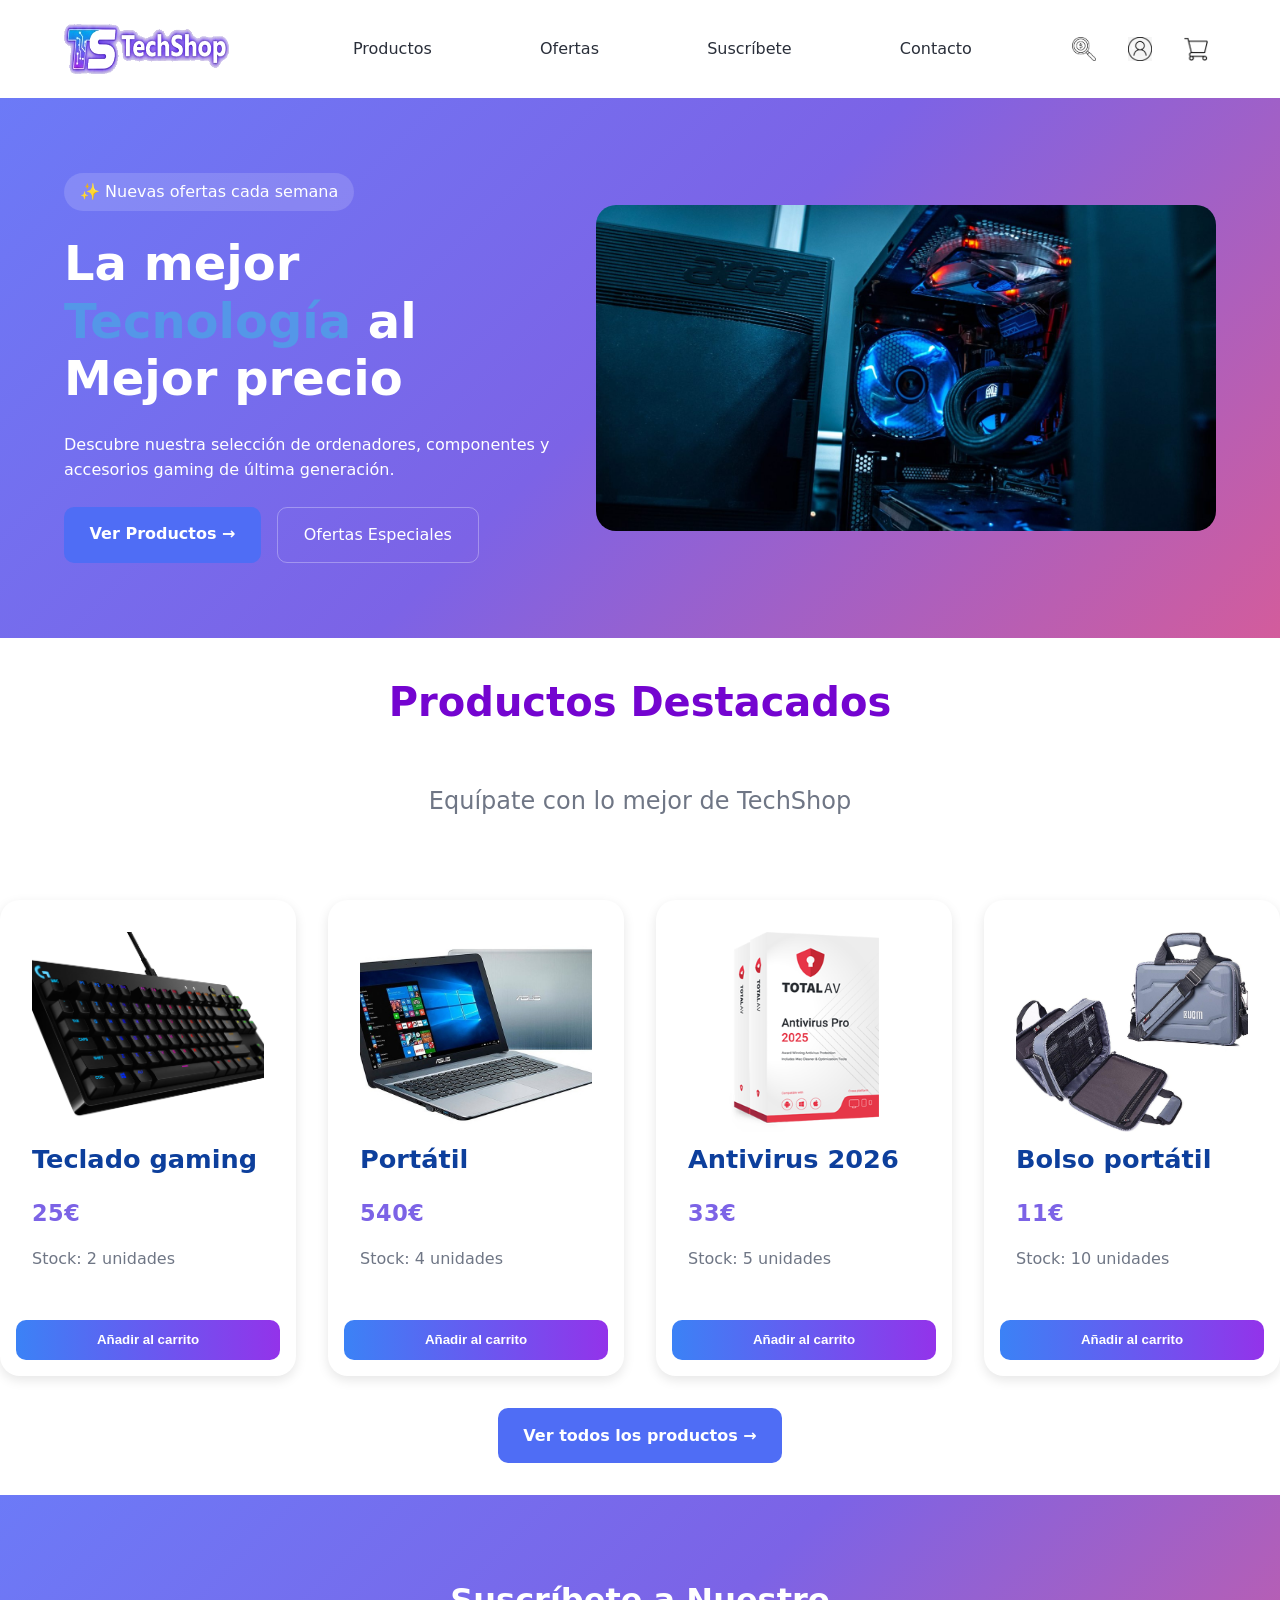
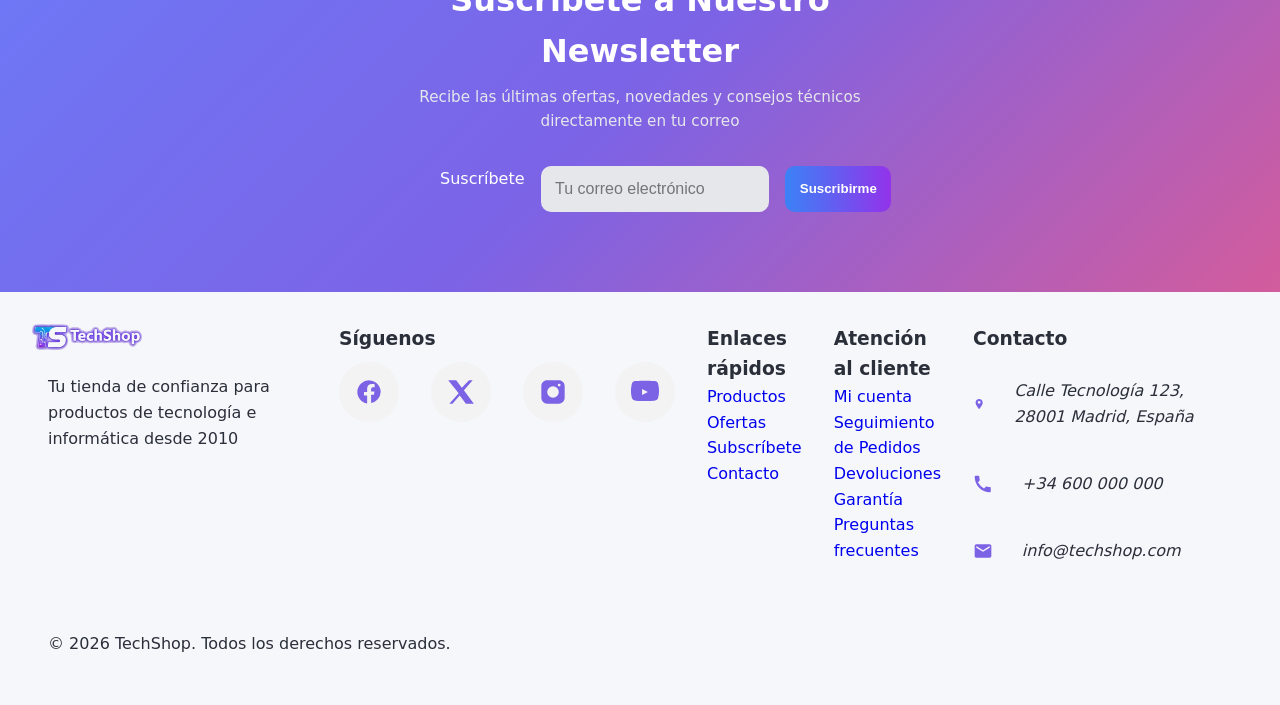
<file: index.html>
<!DOCTYPE html>
<html lang="es">

<head>
	<meta charset="UTF-8">
	<meta name="viewport" content="width=device-width, initial-scale=1.0">
	<title>TechShop</title>
	<meta name="description" content="Tienda online de informática">
	<link rel="stylesheet" href="style.css">
	<link rel="icon" href="images/favicon.png">
</head>

<body>
	<header class="header">
		<nav class="navbar" aria-label="Navegación principal">
			<a href="index.html" class="logo">
				<img src="images/descargar.png" alt="Logo TechShop"> <!--Pendiente de poner-->
			</a>


			<ul class="nav-list" id="nav-list">
				<li>
					<a href="productos.html">Productos</a>
				</li>
				<li>
					<a href="#ofertas">Ofertas</a>
				</li>

				<li>
					<a href="#newsletter">Suscríbete</a>
				</li>
				<li>
					<a href="#contacto">Contacto</a>
				</li>


			</ul>
		</nav>

		<nav class="user-actions" aria-label="Acciones de usuario"> <!--ACUERDATE DE PONER ICONOS Y FOTOS-->
			<a href="#search" aria-label="Buscar productos">
				<img src="images/lupa-img.png" alt="Buscar">
			</a>

			<a href="login.html" aria-label="Mi cuenta">
				<img src="images/cuenta-img.png" alt="Cuenta">
			</a>

			<a href="carrito.html" aria-label="Carrito de la compra">
				<img src="images/carrito-compra.png" alt="Carrito de compra">
			</a>
		
		<!--*BOTON HAMBURGUESA*-->
		<button class="nav-toggle" type="button" id="nav-toggle" aria-label="Abrir menu" aria-controls="nav-list"
			aria-expanded="false">
			☰
		</button>

</nav>

	</header>



	<main>


		<section class="hero">

			<div class="hero-content">

				<span class="ofert-badge">✨ Nuevas ofertas cada semana</span>

				<h1>
					La mejor <span class="highlight">Tecnología</span> al Mejor precio
				</h1>


				<p>
					Descubre nuestra selección de ordenadores, componentes y accesorios gaming de última generación.
				</p>
				<div class="hero-buttons">
					<a href="productos.html" class="button-primary">Ver Productos →</a>
					<a href="#ofertas" class="button-secondary">Ofertas Especiales</a>

				</div>
			</div>

			<figure class="hero-img">
				<img src="images/ordenador-gaming.jpg" alt="Ordenador gaming de alto rendimiento">
			</figure>


		</section>




		<section id="productos" class="productos">
			<header class="section-title" id="section-title">
				<h2>Productos Destacados</h2>

				<p>Equípate con lo mejor de TechShop</p>

			</header>

			<ul class="products-grid">
				<li class="product-item">
					<article class="product-card">

						<a href="teclado.html">

							<img src="images/keyboard.jpg" alt="Teclado gaming" loading="lazy">

							<h3 class="product-title">Teclado gaming</h3>

							<p class="price">25€</p>

							<p class="stock">Stock: 2 unidades</p>

						</a>
						<button class="btn-add-cart" aria-label="Añadir Sintonizadora TV al carrito">
							Añadir al carrito
						</button>
					</article>
				</li>




				<li class="product-item">
					<article class="product-card">

						<a href="producto-portatil.html">

							<img src="images/portatil.jpg" alt="Ordenador portátil" loading="lazy">

							<h3 class="product-title">Portátil</h3>

							<p class="price">540€</p>

							<p class="stock">Stock: 4 unidades</p>

						</a>
						<button class="btn-add-cart" aria-label="Añadir portátil al carrito">
							Añadir al carrito

						</button>
					</article>
				</li>



				<li class="product-item">
					<article class="product-card">

						<a href="producto-antivirus.html">

							<img src="images/antivirus.png" alt="Software antivirus" loading="lazy">

							<h3 class="product-title">Antivirus 2026</h3>

							<p class="price">33€</p>

							<p class="stock">Stock: 5 unidades</p>

						</a>
						<button class="btn-add-cart" aria-label="Añadir antivirus al carrito">
							Añadir al carrito
						</button>

					</article>
				</li>


				<li class="product-item">

					<article class="product-card">

						<a href="producto-bolso.html">

							<img src="images/bolso-portatil.jpg" alt="Bolso para portátil" loading="lazy">

							<h3 class="product-title">Bolso portátil</h3>

							<p class="price">11€</p>

							<p class="stock">Stock: 10 unidades</p>

						</a>
						<button class="btn-add-cart" aria-label="Añadir bolso portátil al carrito">
							Añadir al carrito
						</button>
					</article>
				</li>

			</ul>

			<div class="products-link">
				<a href="productos.html" class="button-primary">
					Ver todos los productos →
				</a>
			</div>
		</section>


		<section id="newsletter" class="newsletter">
			<header>
				<h2>Suscríbete a Nuestro Newsletter</h2>
				<p>Recibe las últimas ofertas, novedades y consejos técnicos directamente en tu correo</p>

			</header>
			<form>

				<label for="email">Suscríbete</label>

				<input type="email" id="email" name="email" autocomplete="email" placeholder="Tu correo electrónico"
					required>



				<button class="button-primary" type="submit" aria-label="Enviar formulario de suscripción">
					Suscribirme
				</button>

			</form>
		</section>


	</main>






	<footer class="main-footer" id="contacto">
		<div class="footer-container">
			<section class="footer-info">
				<a href="index.html">
					<img src="images/descargar.png" alt="Logo TechShop" loading="lazy"> <!--Pendiente de poner-->
				</a>
				<p>Tu tienda de confianza para productos de tecnología e informática desde 2010</p>
			</section>




			<section class="social-links">
				<h3>Síguenos</h3>
				<div class="social-icons">
					<a href="#facebook" aria-label="Facebook">
						<svg viewBox="0 0 24 24" aria-hidden="true">
							<path
								d="M22 12a10 10 0 1 0-11.6 9.9v-7H7.7v-2.9h2.7V9.4c0-2.7 1.6-4.2 4-4.2 1.2 0 2.4.2 2.4.2v2.6h-1.3c-1.3 0-1.7.8-1.7 1.6v1.9h2.9l-.5 2.9h-2.4v7A10 10 0 0 0 22 12" />
						</svg>
					</a>
					<a href="#x" aria-label="X">

						<svg viewBox="0 0 24 24" aria-hidden="true">
							<path d="M18.9 2H22l-7.5 8.5L23 22h-6.8l-5.3-7-6.2 7H2l8-9L1 2h6.9l4.8 6.3L18.9 2z" />
						</svg>
					</a>

					<a href="#instagram" aria-label="Instagram">

						<svg viewBox="0 0 24 24" aria-hidden="true">
							<path
								d="M7 2C4.2 2 2 4.2 2 7v10c0 2.8 2.2 5 5 5h10c2.8 0 5-2.2 5-5V7c0-2.8-2.2-5-5-5H7zm5 5a5 5 0 1 1 0 10 5 5 0 0 1 0-10zm6.5-.9a1.2 1.2 0 1 1-2.4 0 1.2 1.2 0 0 1 2.4 0z" />
						</svg>
					</a>

					<a href="#youtube" aria-label="YouTube">

						<svg viewBox="0 0 24 24" aria-hidden="true">
							<path
								d="M23.5 6.2s-.2-1.7-.9-2.5c-.9-1-1.9-1-2.4-1.1C16.7 2.3 12 2.3 12 2.3h0s-4.7 0-8.2.3c-.5.1-1.5.1-2.4 1.1-.7.8-.9 2.5-.9 2.5S0 8.2 0 10.2v1.6c0 2 .5 4 .5 4s.2 1.7.9 2.5c.9 1 2.1 1 2.6 1.1 1.9.2 8 .3 8 .3s4.7 0 8.2-.3c.5-.1 1.5-.1 2.4-1.1.7-.8.9-2.5.9-2.5s.5-2 .5-4v-1.6c0-2-.5-4-.5-4zM9.5 14.5v-5l5 2.5-5 2.5z" />
						</svg>
					</a>
				</div>
			</section>

			<div class="enlaces-footer">
				<nav class="footer-nav" aria-label="Enlaces rápidos">
					<h3>Enlaces rápidos</h3>
					<ul>
						<li>
							<a href="#productos">Productos</a>
						</li>
						<li>
							<a href="#ofertas">Ofertas</a>
						</li>
						<li>
							<a href="#newsletter">Subscríbete</a>
						</li>
						<li>
							<a href="#contacto">Contacto</a>
						</li>


					</ul>

				</nav>


				<nav class="customer-service" aria-label="Atención al cliente">
					<h3>Atención al cliente</h3>

					<ul>
						<li>
							<a href="micuenta.html">Mi cuenta</a>
						</li>
						<li>
							<a href="pedidos.html">Seguimiento de Pedidos</a>
						</li>
						<li>
							<a href="devoluciones.html">Devoluciones</a>
						</li>
						<li>
							<a href="garantia.html">Garantía</a>
						</li>
						<li>
							<a href="preguntas.html">Preguntas frecuentes</a>
						</li>
					</ul>


				</nav>

			</div>
			<section class="footer-contact">
				<h3>Contacto</h3>
				<address>


					<div class="contact-item">
						<!-- Localización -->
						<svg viewBox="0 0 24 24" aria-hidden="true">
							<path
								d="M12 2C8.1 2 5 5.1 5 9c0 5.2 7 13 7 13s7-7.8 7-13c0-3.9-3.1-7-7-7zm0 9.5A2.5 2.5 0 1 1 12 6a2.5 2.5 0 0 1 0 5.5z" />
						</svg>

						<p>Calle Tecnología 123, 28001 Madrid, España</p>
					</div>

					<div class="contact-item">
						<!-- Teléfono -->
						<svg viewBox="0 0 24 24" aria-hidden="true">
							<path
								d="M6.6 10.8a15.1 15.1 0 006.6 6.6l2.2-2.2c.3-.3.7-.4 1.1-.3 1.2.4 2.5.6 3.8.6.6 0 1 .4 1 1V21c0 .6-.4 1-1 1C10.3 22 2 13.7 2 3c0-.6.4-1 1-1h3.5c.6 0 1 .4 1 1 0 1.3.2 2.6.6 3.8.1.4 0 .8-.3 1.1l-2.2 2.9z" />
						</svg>

						<p>+34 600 000 000</p>
					</div>

					<div class="contact-item">
						<!-- Email -->
						<svg viewBox="0 0 24 24" aria-hidden="true">
							<path d="M20 4H4c-1.1 0-2 .9-2 2v12c0 1.1.9 2 2 2h16c1.1 
            0 2-.9 2-2V6c0-1.1-.9-2-2-2zm0 
            4-8 5L4 8V6l8 5 8-5v2z" />
						</svg>

						<p>info@techshop.com</p>
					</div>
				</address>
			</section>

		</div>

		<br>


		<p class="copyright">
			© 2026 TechShop. Todos los derechos reservados.
		</p>




	</footer>

	<script src="14_Tienda-online/js/javascript.js"></script>

</body>

</html>
</file>
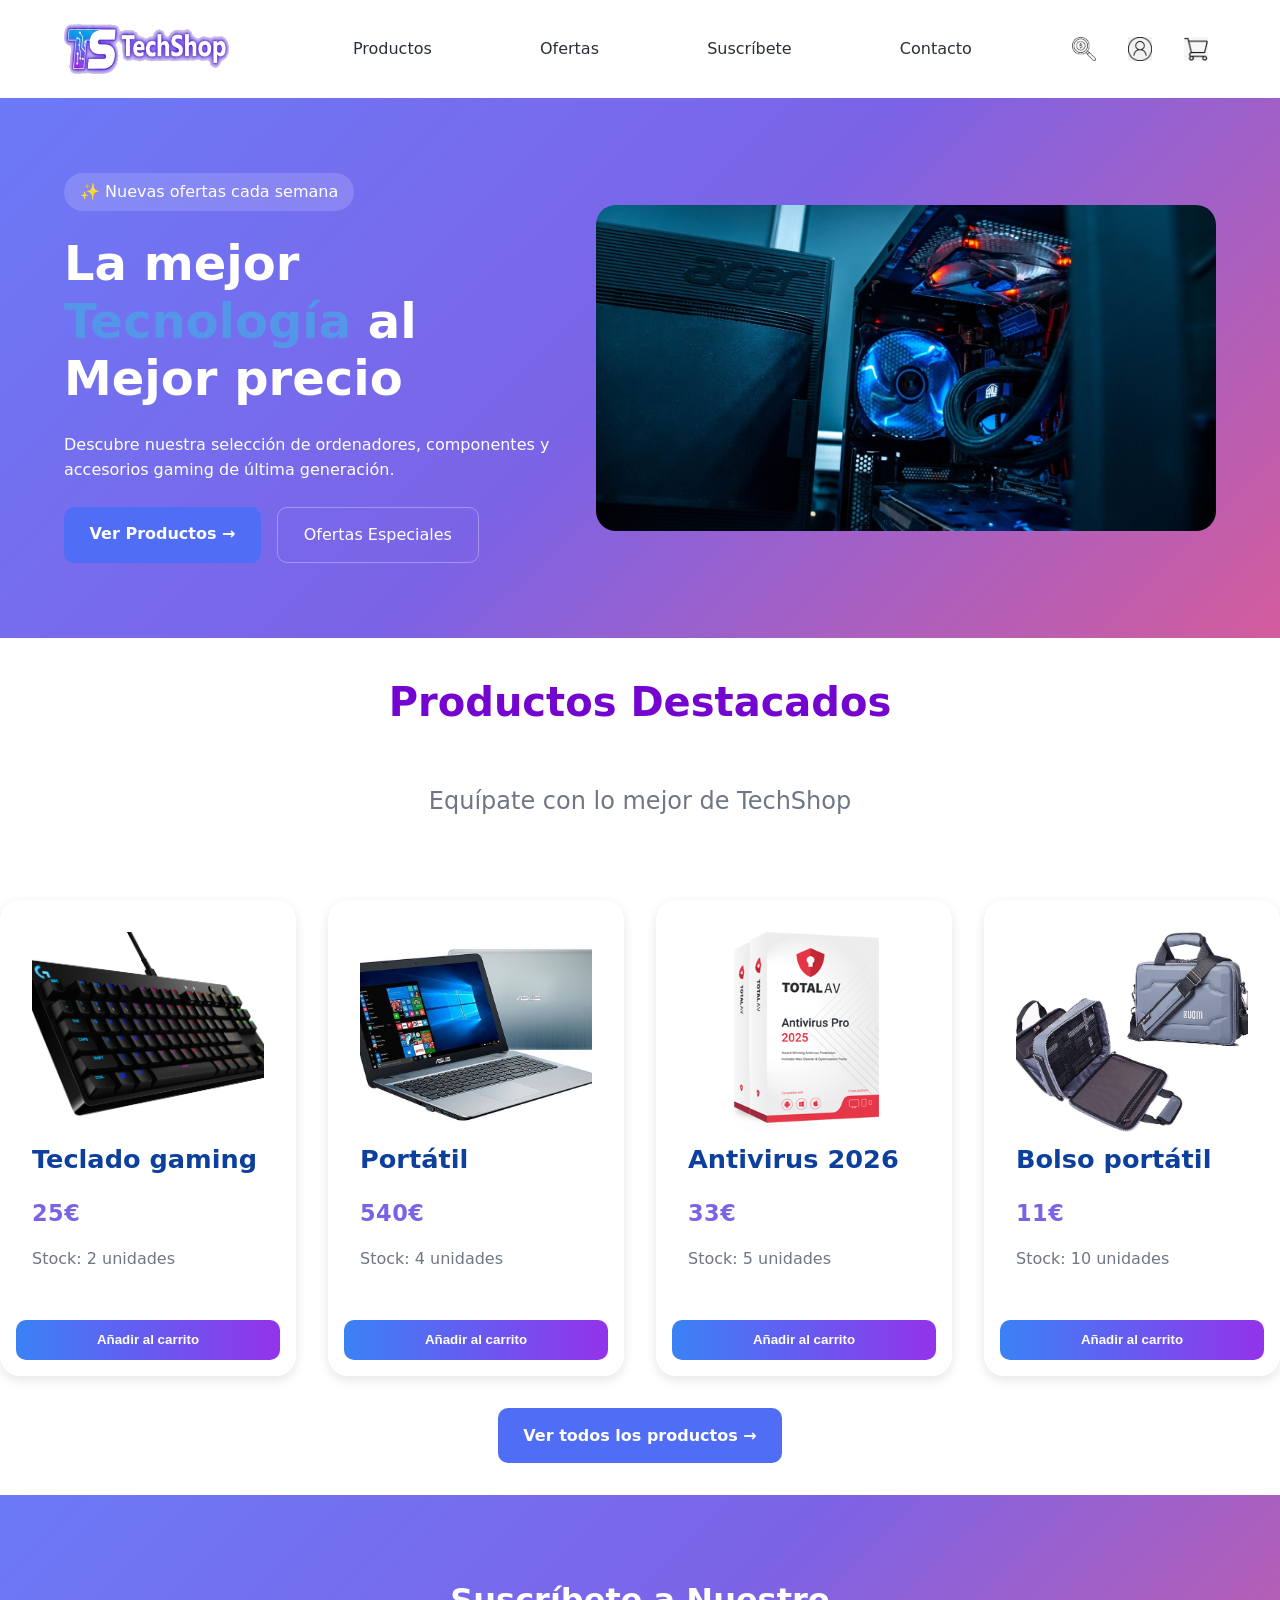
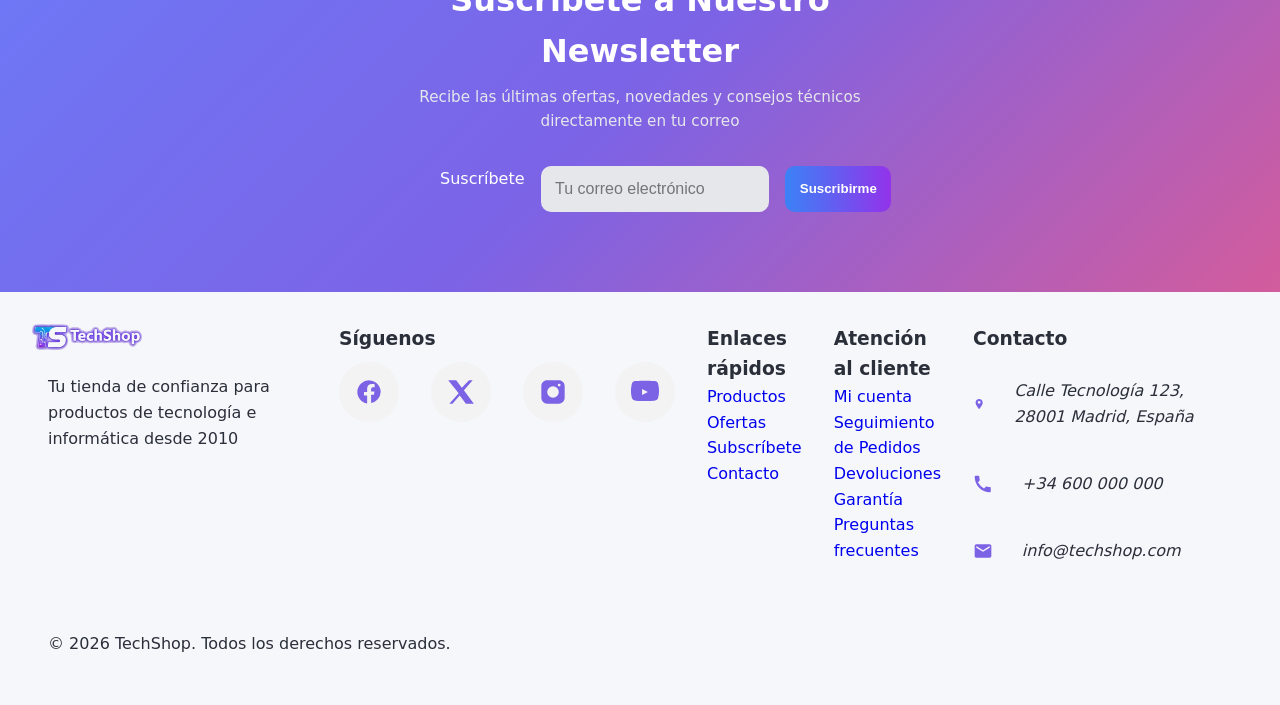
<file: 14_Tienda-online/index.html>
<!DOCTYPE html>
<html lang="es">

<head>
	<meta charset="UTF-8">
	<meta name="viewport" content="width=device-width, initial-scale=1.0">
	<title>TechShop</title>
	<meta name="description" content="Tienda online de informática">
	<link rel="stylesheet" href="css/style.css">
	<link rel="icon" href="images/favicon.png">
</head>

<body>
	<header class="header">
		<nav class="navbar" aria-label="Navegación principal">
			<a href="index.html" class="logo">
				<img src="images/descargar.png" alt="Logo TechShop"> <!--Pendiente de poner-->
			</a>


			<ul class="nav-list" id="nav-list">
				<li>
					<a href="productos.html">Productos</a>
				</li>
				<li>
					<a href="#ofertas">Ofertas</a>
				</li>

				<li>
					<a href="#newsletter">Suscríbete</a>
				</li>
				<li>
					<a href="#contacto">Contacto</a>
				</li>


			</ul>
		</nav>

		<nav class="user-actions" aria-label="Acciones de usuario"> <!--ACUERDATE DE PONER ICONOS Y FOTOS-->
			<a href="#search" aria-label="Buscar productos">
				<img src="images/lupa-img.png" alt="Buscar">
			</a>

			<a href="login.html" aria-label="Mi cuenta">
				<img src="images/cuenta-img.png" alt="Cuenta">
			</a>

			<a href="carrito.html" aria-label="Carrito de la compra">
				<img src="images/carrito-compra.png" alt="Carrito de compra">
			</a>
		</nav>
		<!--*BOTON HAMBURGUESA*-->
		<button class="nav-toggle" type="button" id="nav-toggle" aria-label="Abrir menu" aria-controls="nav-list"
			aria-expanded="false">
			☰
		</button>



	</header>



	<main>


		<section class="hero">

			<div class="hero-content">

				<span class="ofert-badge">✨ Nuevas ofertas cada semana</span>

				<h1>
					La mejor <span class="highlight">Tecnología</span> al Mejor precio
				</h1>


				<p>
					Descubre nuestra selección de ordenadores, componentes y accesorios gaming de última generación.
				</p>
				<div class="hero-buttons">
					<a href="productos.html" class="button-primary">Ver Productos →</a>
					<a href="#ofertas" class="button-secondary">Ofertas Especiales</a>

				</div>
			</div>

			<figure class="hero-img">
				<img src="images/ordenador-gaming.jpg" alt="Ordenador gaming de alto rendimiento">
			</figure>


		</section>




		<section id="productos" class="productos">
			<header class="section-title" id="section-title">
				<h2>Productos Destacados</h2>

				<p>Equípate con lo mejor de TechShop</p>

			</header>

			<ul class="products-grid">
				<li class="product-item">
					<article class="product-card">

						<a href="teclado.html">

							<img src="images/keyboard.jpg" alt="Teclado gaming" loading="lazy">

							<h3 class="product-title">Teclado gaming</h3>

							<p class="price">25€</p>

							<p class="stock">Stock: 2 unidades</p>

						</a>
						<button class="btn-add-cart" aria-label="Añadir Sintonizadora TV al carrito">
							Añadir al carrito
						</button>
					</article>
				</li>




				<li class="product-item">
					<article class="product-card">

						<a href="producto-portatil.html">

							<img src="images/portatil.jpg" alt="Ordenador portátil" loading="lazy">

							<h3 class="product-title">Portátil</h3>

							<p class="price">540€</p>

							<p class="stock">Stock: 4 unidades</p>

						</a>
						<button class="btn-add-cart" aria-label="Añadir portátil al carrito">
							Añadir al carrito

						</button>
					</article>
				</li>



				<li class="product-item">
					<article class="product-card">

						<a href="producto-antivirus.html">

							<img src="images/antivirus.png" alt="Software antivirus" loading="lazy">

							<h3 class="product-title">Antivirus 2026</h3>

							<p class="price">33€</p>

							<p class="stock">Stock: 5 unidades</p>

						</a>
						<button class="btn-add-cart" aria-label="Añadir antivirus al carrito">
							Añadir al carrito
						</button>

					</article>
				</li>


				<li class="product-item">

					<article class="product-card">

						<a href="producto-bolso.html">

							<img src="images/bolso-portatil.jpg" alt="Bolso para portátil" loading="lazy">

							<h3 class="product-title">Bolso portátil</h3>

							<p class="price">11€</p>

							<p class="stock">Stock: 10 unidades</p>

						</a>
						<button class="btn-add-cart" aria-label="Añadir bolso portátil al carrito">
							Añadir al carrito
						</button>
					</article>
				</li>

			</ul>

			<div class="products-link">
				<a href="productos.html" class="button-primary">
					Ver todos los productos →
				</a>
			</div>
		</section>


		<section id="newsletter" class="newsletter">
			<header>
				<h2>Suscríbete a Nuestro Newsletter</h2>
				<p>Recibe las últimas ofertas, novedades y consejos técnicos directamente en tu correo</p>

			</header>
			<form>

				<label for="email">Suscríbete</label>

				<input type="email" id="email" name="email" autocomplete="email" placeholder="Tu correo electrónico"
					required>



				<button class="button-primary" type="submit" aria-label="Enviar formulario de suscripción">
					Suscribirme
				</button>

			</form>
		</section>


	</main>






	<footer class="main-footer" id="contacto">
		<div class="footer-container">
			<section class="footer-info">
				<a href="index.html">
					<img src="images/descargar.png" alt="Logo TechShop" loading="lazy"> <!--Pendiente de poner-->
				</a>
				<p>Tu tienda de confianza para productos de tecnología e informática desde 2010</p>
			</section>




			<section class="social-links">
				<h3>Síguenos</h3>
				<div class="social-icons">
					<a href="#facebook" aria-label="Facebook">
						<svg viewBox="0 0 24 24" aria-hidden="true">
							<path
								d="M22 12a10 10 0 1 0-11.6 9.9v-7H7.7v-2.9h2.7V9.4c0-2.7 1.6-4.2 4-4.2 1.2 0 2.4.2 2.4.2v2.6h-1.3c-1.3 0-1.7.8-1.7 1.6v1.9h2.9l-.5 2.9h-2.4v7A10 10 0 0 0 22 12" />
						</svg>
					</a>
					<a href="#x" aria-label="X">

						<svg viewBox="0 0 24 24" aria-hidden="true">
							<path d="M18.9 2H22l-7.5 8.5L23 22h-6.8l-5.3-7-6.2 7H2l8-9L1 2h6.9l4.8 6.3L18.9 2z" />
						</svg>
					</a>

					<a href="#instagram" aria-label="Instagram">

						<svg viewBox="0 0 24 24" aria-hidden="true">
							<path
								d="M7 2C4.2 2 2 4.2 2 7v10c0 2.8 2.2 5 5 5h10c2.8 0 5-2.2 5-5V7c0-2.8-2.2-5-5-5H7zm5 5a5 5 0 1 1 0 10 5 5 0 0 1 0-10zm6.5-.9a1.2 1.2 0 1 1-2.4 0 1.2 1.2 0 0 1 2.4 0z" />
						</svg>
					</a>

					<a href="#youtube" aria-label="YouTube">

						<svg viewBox="0 0 24 24" aria-hidden="true">
							<path
								d="M23.5 6.2s-.2-1.7-.9-2.5c-.9-1-1.9-1-2.4-1.1C16.7 2.3 12 2.3 12 2.3h0s-4.7 0-8.2.3c-.5.1-1.5.1-2.4 1.1-.7.8-.9 2.5-.9 2.5S0 8.2 0 10.2v1.6c0 2 .5 4 .5 4s.2 1.7.9 2.5c.9 1 2.1 1 2.6 1.1 1.9.2 8 .3 8 .3s4.7 0 8.2-.3c.5-.1 1.5-.1 2.4-1.1.7-.8.9-2.5.9-2.5s.5-2 .5-4v-1.6c0-2-.5-4-.5-4zM9.5 14.5v-5l5 2.5-5 2.5z" />
						</svg>
					</a>
				</div>
			</section>

			<div class="enlaces-footer">
				<nav class="footer-nav" aria-label="Enlaces rápidos">
					<h3>Enlaces rápidos</h3>
					<ul>
						<li>
							<a href="#productos">Productos</a>
						</li>
						<li>
							<a href="#ofertas">Ofertas</a>
						</li>
						<li>
							<a href="#newsletter">Subscríbete</a>
						</li>
						<li>
							<a href="#contacto">Contacto</a>
						</li>


					</ul>

				</nav>


				<nav class="customer-service" aria-label="Atención al cliente">
					<h3>Atención al cliente</h3>

					<ul>
						<li>
							<a href="micuenta.html">Mi cuenta</a>
						</li>
						<li>
							<a href="pedidos.html">Seguimiento de Pedidos</a>
						</li>
						<li>
							<a href="devoluciones.html">Devoluciones</a>
						</li>
						<li>
							<a href="garantia.html">Garantía</a>
						</li>
						<li>
							<a href="preguntas.html">Preguntas frecuentes</a>
						</li>
					</ul>


				</nav>

			</div>
			<section class="footer-contact">
				<h3>Contacto</h3>
				<address>


					<div class="contact-item">
						<!-- Localización -->
						<svg viewBox="0 0 24 24" aria-hidden="true">
							<path
								d="M12 2C8.1 2 5 5.1 5 9c0 5.2 7 13 7 13s7-7.8 7-13c0-3.9-3.1-7-7-7zm0 9.5A2.5 2.5 0 1 1 12 6a2.5 2.5 0 0 1 0 5.5z" />
						</svg>

						<p>Calle Tecnología 123, 28001 Madrid, España</p>
					</div>

					<div class="contact-item">
						<!-- Teléfono -->
						<svg viewBox="0 0 24 24" aria-hidden="true">
							<path
								d="M6.6 10.8a15.1 15.1 0 006.6 6.6l2.2-2.2c.3-.3.7-.4 1.1-.3 1.2.4 2.5.6 3.8.6.6 0 1 .4 1 1V21c0 .6-.4 1-1 1C10.3 22 2 13.7 2 3c0-.6.4-1 1-1h3.5c.6 0 1 .4 1 1 0 1.3.2 2.6.6 3.8.1.4 0 .8-.3 1.1l-2.2 2.9z" />
						</svg>

						<p>+34 600 000 000</p>
					</div>

					<div class="contact-item">
						<!-- Email -->
						<svg viewBox="0 0 24 24" aria-hidden="true">
							<path d="M20 4H4c-1.1 0-2 .9-2 2v12c0 1.1.9 2 2 2h16c1.1 
            0 2-.9 2-2V6c0-1.1-.9-2-2-2zm0 
            4-8 5L4 8V6l8 5 8-5v2z" />
						</svg>

						<p>info@techshop.com</p>
					</div>
				</address>
			</section>

		</div>

		<br>


		<p class="copyright">
			© 2026 TechShop. Todos los derechos reservados.
		</p>




	</footer>

	<script src="js/javascript.js"></script>

</body>

</html>
</file>
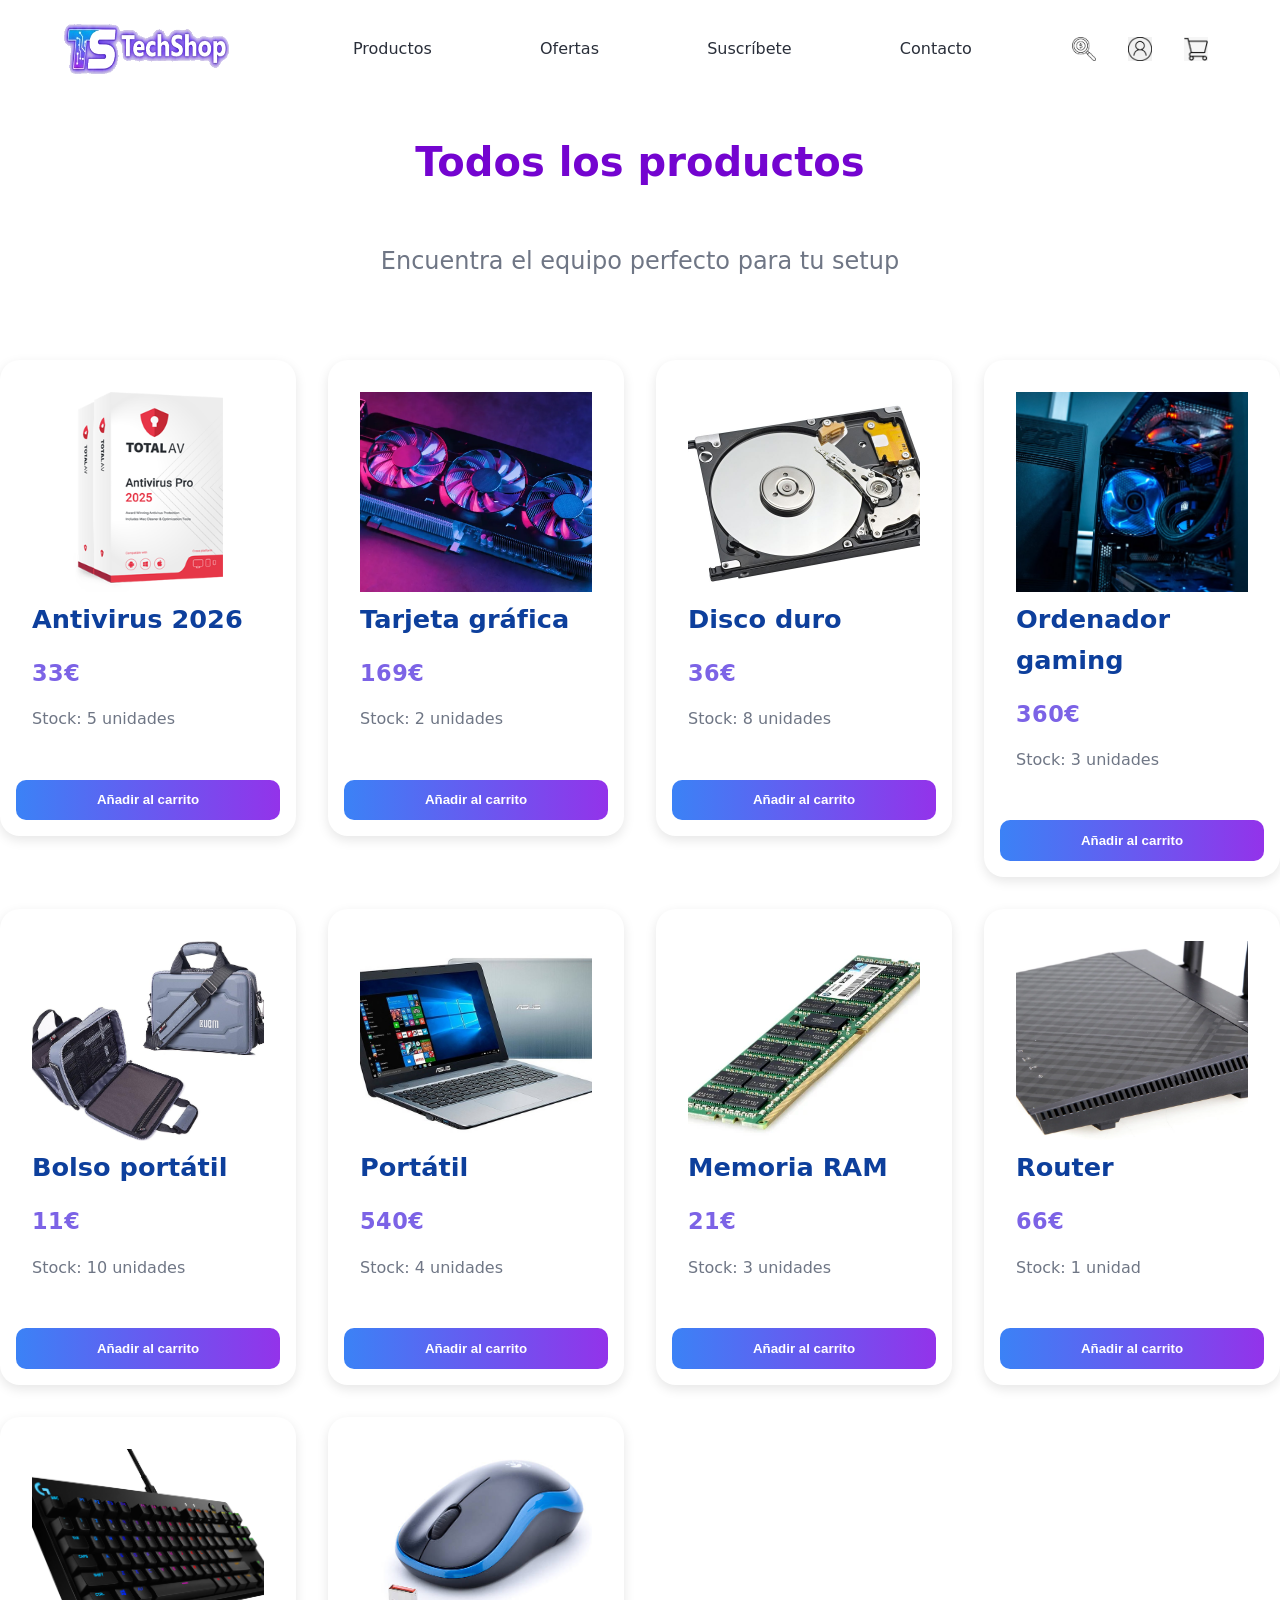
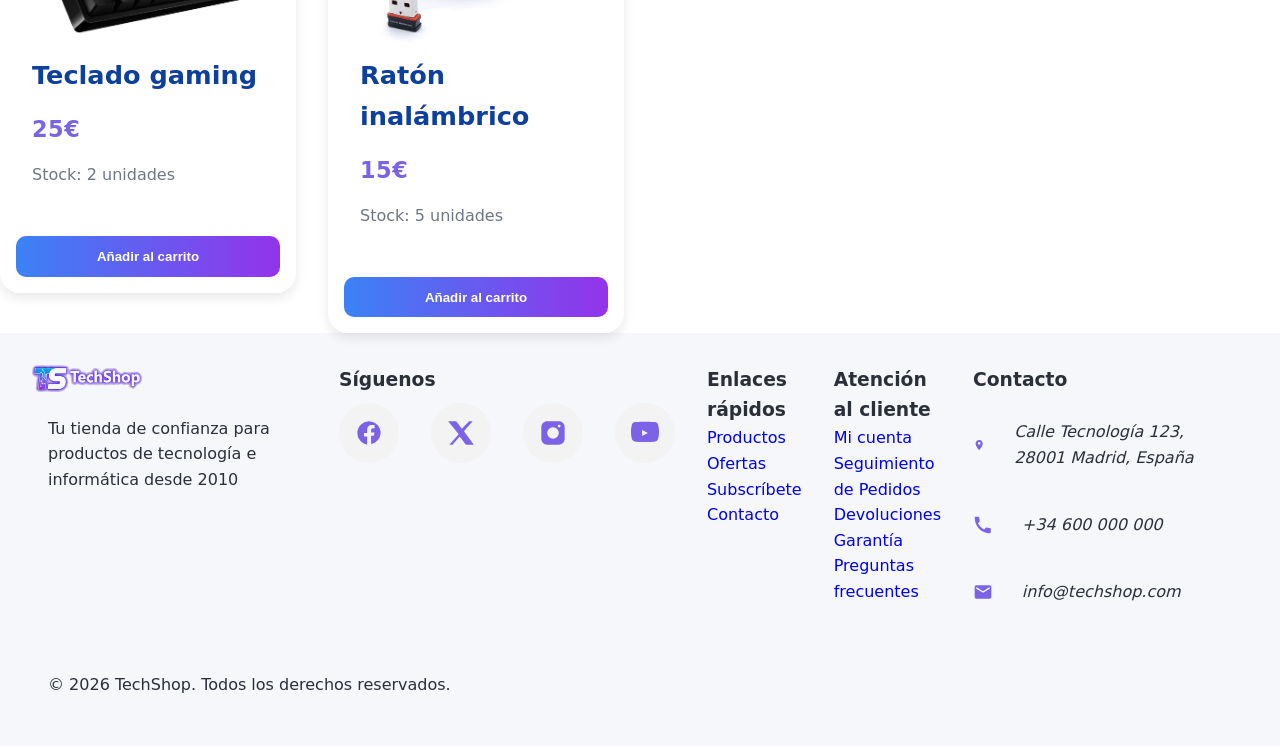
<file: 14_Tienda-online/productos.html>
<!DOCTYPE html>
<html lang="es">

<head>
    <meta charset="UTF-8">
    <meta name="viewport" content="width=device-width, initial-scale=1.0">

    <title>Productos | TechShop</title>
    <meta name="description" content="Descubre todos los productos disponibles en TechShop">

    <link rel="stylesheet" href="css/style.css">
    <link rel="icon" href="images/favicon.png">
</head>

<body>

    <header class="header">

        <nav class="navbar" aria-label="Navegación principal">

            <a href="index.html" class="logo">
                <img src="images/descargar.png" alt="Logo TechShop">
            </a>

            <ul class="nav-list" id="nav-list">
                <li>
                    <a href="productos.html">Productos</a>
                </li>
                <li>
                    <a href="#ofertas">Ofertas</a>
                </li>

                <li>
                    <a href="#newsletter">Suscríbete</a>
                </li>
                <li>
                    <a href="#contacto">Contacto</a>
                </li>

            </ul>

        </nav>
        <nav class="user-actions" aria-label="Acciones de usuario"> <!--ACUERDATE DE PONER ICONOS Y FOTOS-->
            <a href="#search" aria-label="Buscar productos">
                <img src="images/lupa-img.png" alt="Buscar">
            </a>

            <a href="login.html" aria-label="Mi cuenta">
                <img src="images/cuenta-img.png" alt="Cuenta">
            </a>

            <a href="carrito.html" aria-label="Carrito de la compra">
                <img src="images/carrito-compra.png" alt="Carrito de compra">
            </a>
        </nav>
        <!--*BOTON HAMBURGUESA*-->
        <button class="nav-toggle" type="button" id="nav-toggle" aria-label="Abrir menu" aria-controls="nav-list"
            aria-expanded="false">
            ☰
        </button>

    </header>


    <main>


        <section id="productos" class="productos">
            <header class="section-title" id="section-title">
                <h2>Todos los productos</h2>

                <p>Encuentra el equipo perfecto para tu setup</p>

            </header>



            <ul class="products-grid">
                <li class="product-item">
                    <article class="product-card">

                        <a href="producto-antivirus.html">

                            <img src="images/antivirus.png" alt="Software antivirus" loading="lazy">

                            <h3 class="product-title">Antivirus 2026</h3>

                            <p class="price">33€</p>

                            <p class="stock">Stock: 5 unidades</p>

                        </a>
                        <button class="btn-add-cart" aria-label="Añadir antivirus al carrito">
                            Añadir al carrito
                        </button>

                    </article>
                </li>

                <li class="product-item">
                    <article class="product-card">

                        <a href="producto-grafica.html">

                            <img src="images/tarjeta-grafica.webp" alt="Tarjeta gráfica gaming" loading="lazy">

                            <h3 class="product-title">Tarjeta gráfica</h3>

                            <p class="price">169€</p>

                            <p class="stock">Stock: 2 unidades</p>

                        </a>
                        <button class="btn-add-cart" aria-label="Añadir tarjeta gráfica al carrito">
                            Añadir al carrito
                        </button>
                    </article>
                </li>

                <li class="product-item">
                    <article class="product-card">

                        <a href="producto-disco.html">

                            <img src="images/disco-duro.jpg" alt="Disco duro SSD" loading="lazy">

                            <h3 class="product-title">Disco duro</h3>

                            <p class="price">36€</p>

                            <p class="stock">Stock: 8 unidades</p>

                        </a>
                        <button class="btn-add-cart" aria-label="Añadir disco duro al carrito">
                            Añadir al carrito

                        </button>
                    </article>
                </li>

                <li class="product-item">
                    <article class="product-card">

                        <a href="producto-ordenador.html">

                            <img src="images/ordenador-gaming.jpg" alt="Ordenador gaming" loading="lazy">

                            <h3 class="product-title">Ordenador gaming</h3>

                            <p class="price">360€</p>

                            <p class="stock">Stock: 3 unidades</p>

                        </a>
                        <button class="btn-add-cart" aria-label="Añadir ordenador gaming al carrito">
                            Añadir al carrito
                        </button>
                    </article>
                </li>


                <li class="product-item">

                    <article class="product-card">

                        <a href="producto-bolso.html">

                            <img src="images/bolso-portatil.jpg" alt="Bolso para portátil" loading="lazy">

                            <h3 class="product-title">Bolso portátil</h3>

                            <p class="price">11€</p>

                            <p class="stock">Stock: 10 unidades</p>

                        </a>
                        <button class="btn-add-cart" aria-label="Añadir bolso portátil al carrito">
                            Añadir al carrito
                        </button>
                    </article>
                </li>

                <li class="product-item">
                    <article class="product-card">

                        <a href="producto-portatil.html">

                            <img src="images/portatil.jpg" alt="Ordenador portátil" loading="lazy">

                            <h3 class="product-title">Portátil</h3>

                            <p class="price">540€</p>

                            <p class="stock">Stock: 4 unidades</p>

                        </a>
                        <button class="btn-add-cart" aria-label="Añadir portátil al carrito">
                            Añadir al carrito

                        </button>
                    </article>
                </li>

                <li class="product-item">
                    <article class="product-card">

                        <a href="producto-ram.html">

                            <img src="images/memoria-ram.webp" alt="Memoria RAM" loading="lazy">

                            <h3 class="product-title">Memoria RAM</h3>

                            <p class="price">21€</p>

                            <p class="stock">Stock: 3 unidades</p>

                        </a>
                        <button class="btn-add-cart" aria-label="Añadir memoria RAM al carrito">
                            Añadir al carrito
                        </button>
                    </article>
                </li>

                <li class="product-item">
                    <article class="product-card">

                        <a href="producto-router.html">

                            <img src="images/router.webp" alt="Router WiFi" loading="lazy">

                            <h3 class="product-title">Router</h3>

                            <p class="price">66€</p>

                            <p class="stock">Stock: 1 unidad</p>

                        </a>
                        <button class="btn-add-cart" aria-label="Añadir router al carrito">
                            Añadir al carrito
                        </button>
                    </article>
                </li>

                <li class="product-item">
                    <article class="product-card">

                        <a href="producto-teclado.html">

                            <img src="images/keyboard.jpg" alt="Teclado gaming" loading="lazy">

                            <h3 class="product-title">Teclado gaming</h3>

                            <p class="price">25€</p>

                            <p class="stock">Stock: 2 unidades</p>

                        </a>
                        <button class="btn-add-cart" aria-label="Añadir Sintonizadora TV al carrito">
                            Añadir al carrito
                        </button>
                    </article>
                </li>


                <li class="product-item">
                    <article class="product-card">

                        <a href="producto-raton.html">

                            <img src="images/raton-inalambrico.jpg" alt="Ratón inalámbrico" loading="lazy">

                            <h3 class="product-title">Ratón inalámbrico</h3>

                            <p class="price">15€</p>

                            <p class="stock">Stock: 5 unidades</p>

                        </a>
                        <button class="btn-add-cart" aria-label="Añadir Sintonizadora TV al carrito">
                            Añadir al carrito
                        </button>
                    </article>
                </li>
            </ul>

        </section>

    </main>




    <footer class="main-footer" id="contacto">
        <div class="footer-container">
            <section class="footer-info">
                <a href="index.html">
                    <img src="images/descargar.png" alt="Logo TechShop" loading="lazy">
                </a>
                <p>Tu tienda de confianza para productos de tecnología e informática desde 2010</p>
            </section>




            <section class="social-links">
                <h3>Síguenos</h3>
                <div class="social-icons">
                    <a href="#facebook" aria-label="Facebook">
                        <svg viewBox="0 0 24 24" aria-hidden="true">
                            <path
                                d="M22 12a10 10 0 1 0-11.6 9.9v-7H7.7v-2.9h2.7V9.4c0-2.7 1.6-4.2 4-4.2 1.2 0 2.4.2 2.4.2v2.6h-1.3c-1.3 0-1.7.8-1.7 1.6v1.9h2.9l-.5 2.9h-2.4v7A10 10 0 0 0 22 12" />
                        </svg>
                    </a>
                    <a href="#x" aria-label="X">

                        <svg viewBox="0 0 24 24" aria-hidden="true">
                            <path d="M18.9 2H22l-7.5 8.5L23 22h-6.8l-5.3-7-6.2 7H2l8-9L1 2h6.9l4.8 6.3L18.9 2z" />
                        </svg>
                    </a>

                    <a href="#instagram" aria-label="Instagram">

                        <svg viewBox="0 0 24 24" aria-hidden="true">
                            <path
                                d="M7 2C4.2 2 2 4.2 2 7v10c0 2.8 2.2 5 5 5h10c2.8 0 5-2.2 5-5V7c0-2.8-2.2-5-5-5H7zm5 5a5 5 0 1 1 0 10 5 5 0 0 1 0-10zm6.5-.9a1.2 1.2 0 1 1-2.4 0 1.2 1.2 0 0 1 2.4 0z" />
                        </svg>
                    </a>

                    <a href="#youtube" aria-label="YouTube">

                        <svg viewBox="0 0 24 24" aria-hidden="true">
                            <path
                                d="M23.5 6.2s-.2-1.7-.9-2.5c-.9-1-1.9-1-2.4-1.1C16.7 2.3 12 2.3 12 2.3h0s-4.7 0-8.2.3c-.5.1-1.5.1-2.4 1.1-.7.8-.9 2.5-.9 2.5S0 8.2 0 10.2v1.6c0 2 .5 4 .5 4s.2 1.7.9 2.5c.9 1 2.1 1 2.6 1.1 1.9.2 8 .3 8 .3s4.7 0 8.2-.3c.5-.1 1.5-.1 2.4-1.1.7-.8.9-2.5.9-2.5s.5-2 .5-4v-1.6c0-2-.5-4-.5-4zM9.5 14.5v-5l5 2.5-5 2.5z" />
                        </svg>
                    </a>
                </div>
            </section>

            <div class="enlaces-footer">
                <nav class="footer-nav" aria-label="Enlaces rápidos">
                    <h3>Enlaces rápidos</h3>
                    <ul>
                        <li>
                            <a href="productos.html">Productos</a>
                        </li>
                        <li>
                            <a href="#ofertas">Ofertas</a>
                        </li>
                        <li>
                            <a href="#newsletter">Subscríbete</a>
                        </li>
                        <li>
                            <a href="#contacto">Contacto</a>
                        </li>


                    </ul>

                </nav>


                <nav class="customer-service" aria-label="Atención al cliente">
                    <h3>Atención al cliente</h3>

                    <ul>
                        <li>
                            <a href="micuenta.html">Mi cuenta</a>
                        </li>
                        <li>
                            <a href="pedidos.html">Seguimiento de Pedidos</a>
                        </li>
                        <li>
                            <a href="devoluciones.html">Devoluciones</a>
                        </li>
                        <li>
                            <a href="garantia.html">Garantía</a>
                        </li>
                        <li>
                            <a href="preguntas.html">Preguntas frecuentes</a>
                        </li>
                    </ul>


                </nav>

            </div>
            <section class="footer-contact">
                <h3>Contacto</h3>
                <address>


                    <div class="contact-item">
                        <!-- Localización -->
                        <svg viewBox="0 0 24 24" aria-hidden="true">
                            <path
                                d="M12 2C8.1 2 5 5.1 5 9c0 5.2 7 13 7 13s7-7.8 7-13c0-3.9-3.1-7-7-7zm0 9.5A2.5 2.5 0 1 1 12 6a2.5 2.5 0 0 1 0 5.5z" />
                        </svg>

                        <p>Calle Tecnología 123, 28001 Madrid, España</p>
                    </div>

                    <div class="contact-item">
                        <!-- Teléfono -->
                        <svg viewBox="0 0 24 24" aria-hidden="true">
                            <path
                                d="M6.6 10.8a15.1 15.1 0 006.6 6.6l2.2-2.2c.3-.3.7-.4 1.1-.3 1.2.4 2.5.6 3.8.6.6 0 1 .4 1 1V21c0 .6-.4 1-1 1C10.3 22 2 13.7 2 3c0-.6.4-1 1-1h3.5c.6 0 1 .4 1 1 0 1.3.2 2.6.6 3.8.1.4 0 .8-.3 1.1l-2.2 2.9z" />
                        </svg>

                        <p>+34 600 000 000</p>
                    </div>

                    <div class="contact-item">
                        <!-- Email -->
                        <svg viewBox="0 0 24 24" aria-hidden="true">
                            <path d="M20 4H4c-1.1 0-2 .9-2 2v12c0 1.1.9 2 2 2h16c1.1 
            0 2-.9 2-2V6c0-1.1-.9-2-2-2zm0 
            4-8 5L4 8V6l8 5 8-5v2z" />
                        </svg>

                        <p>info@techshop.com</p>
                    </div>
                </address>
            </section>

        </div>

        <br>


        <p class="copyright">
            © 2026 TechShop. Todos los derechos reservados.
        </p>




    </footer>
    <script src="js/javascript.js"></script>
</body>

</html>
</file>
<file: style.css>
:root {

    /* ===== COLORES PRINCIPALES ===== */

    --color-primary: #4f6df5;
    --color-primary-hover: #3f5ce0;

    --color-secondary: #7c63e6;
    --color-secondary-hover: #6b53d1;

    --color-accent: #d35c9c;

    --color-dark: #2a2f3a;
    --color-muted: #6f7685;

    --color-white: #ffffff;
    --color-light: #f6f7fb;

    --color-border: #e7e9f1;


    /* ===== HERO GRADIENT ===== */

    --hero-gradient: linear-gradient(135deg,
            #6c7af7,
            #7c63e6,
            #d35c9c);

    --gradient-primary: linear-gradient(90deg,
            #4f6df5,
            #7c63e6);


    /* ===== TIPOGRAFÍA ===== */

    --font-main: "Segoe UI", system-ui, -apple-system, sans-serif;

    --font-size-base: 1rem;
    --font-size-small: 0.875rem;

    --font-size-h1: clamp(2rem, 6vw, 3rem);
    --font-size-h2: clamp(1.5rem, 4vw, 2rem);
    --font-size-h3: 1.25rem;


    /* ===== ESPACIADO ===== */

    --space-xs: 0.5rem;
    --space-sm: 1rem;
    --space-md: 2rem;
    --space-lg: 3rem;
    --space-xl: 5rem;

    --container-padding: 5%;


    /* ===== BORDES ===== */

    --radius-sm: 6px;
    --radius-md: 10px;
    --radius-lg: 20px;
    --radius-full: 999px;


    /* ===== SOMBRAS ===== */

    --shadow-sm: 0 2px 6px rgba(0, 0, 0, 0.05);
    --shadow-md: 0 4px 12px rgba(0, 0, 0, 0.1);
    --shadow-lg: 0 10px 30px rgba(0, 0, 0, 0.15);


    /* ===== TRANSICIONES ===== */

    --transition-fast: 0.2s ease;
    --transition-normal: 0.3s ease;

}

* {
    margin: 0;
    padding: 0;
    box-sizing: border-box;
}

body {
    font-family: var(--font-main);
    line-height: 1.6;
    color: var(--color-dark);
}

img {
    max-width: 100%;
    display: block;

}

/*/////---HEADER---/////*/
.header {
    display: flex;
    flex-wrap: wrap;
    align-items: center;
    justify-content: space-between;
    padding: 1.5rem 5%;
    background-color: var(--color-white);
    box-shadow: var(--shadow);
    position: sticky;
    top: 0;
    z-index: 1000;
    gap: 1rem;
}

/*/////---NAVBAR---/////*/
.navbar {
    display: flex;
    align-items: center;
    flex-wrap: wrap;
    flex: 1;
    /*Ocupa todo el espacio libre del contenedor*/
    gap: 1rem;
    color: var(--color-white);
}

/*/////--LOGO---/////*/
.logo {
    display: flex;
    align-items: center;
    overflow: hidden;
}

.logo img {
    width: auto;
    height: 50px;
}

/*/////---ICONOS DE USUARIO---/////*/
.user-actions {
    display: flex;
    gap: 1rem;
    margin-left: auto;
}

.user-actions a {
    padding: 0.5rem;
    display: inline-flex;
}

.user-actions img {
    width: 24px;
    height: 24px;
}

.user-actions a[href="#search"],
.user-actions a[href="login.html"] {
    /*Están ocultos en móvil */
    display: none;
}

/*/////---BOTON DE HAMBURGUESA---/////*/
.nav-toggle {
    background: none;
    border: none;
    font-size: 2.2rem;
    cursor: pointer;
    padding: 0.5rem 0.8rem;
}

/*/////---MENU---/////*/
.nav-list {
    display: none;
    /*Oculto en movil*/
    width: 100%;
    list-style: none;
    flex-basis: 100%;
    /* Hace que el menú baje a la siguiente línea */
}

.nav-list a {
    text-decoration: none;
    font-weight: 500;
    transition: color 0.3s ease;
    color: var(--color-dark);
}

/*/////---HOVER LINKS---/////*/
.nav-list a:hover {
    color: var(--color-primary-hover);
}

/*/////---MENU ABIERTO---/////*/
.nav-list.active {
    display: flex;
    flex-direction: column;
    gap: 1.5rem;
    padding: 2rem 0;
    text-align: center;
}

/*/////---HERO---/////*/
.hero {
    display: flex;
    flex-direction: column;
    gap: 2rem;
    padding: 4rem 5%;
    min-height: 60vh;
    background: var(--hero-gradient);
    color: var(--white);
}

.hero-content {
    display: flex;
    flex-direction: column;
    gap: 1.5rem;
    color: var(--color-white);
    max-width: 500px;
}

.ofert-badge {
    display: inline-block;
    width: fit-content;
    padding: 0.4rem 1rem;
    border-radius: 999px;
    background: rgba(255, 255, 255, 0.15);

}

.hero h1 {
    font-size: clamp(2rem, 6vw, 3rem);
    font-weight: 700;
    line-height: 1.2;
}

.highlight {
    color: #5497e8;

}

.hero p {
    color: var(--light-light);
    font-size: var(--font-size-base);
}

.hero-buttons {
    display: flex;
    flex-direction: column;
    gap: 1rem;
}

.button-primary {
    display: inline-block;
    padding: 0.9rem 1.6rem;
    border-radius: var(--radius-md);
    background: var(--color-primary);
    color: white;
    text-decoration: none;
    font-weight: 600;
    text-align: center;
    transition: all 0.25s ease;
}

.button-primary:hover {
    background: var(--color-primary-hover);
    transform: translateY(-2px);
    box-shadow: 0 8px 18px rgba(0, 0, 0, 0.12);
}

.button-secondary {
    display: inline-block;
    padding: 0.9rem 1.6rem;
    border-radius: 10px;
    border: 1px solid rgba(255, 255, 255, 0.3);
    color: white;
    text-decoration: none;
    text-align: center;
}

.hero-img img {
    border-radius: 20px;
}

/*////---PRODUCTOS DESTACADOS---/////*/
.products {
    padding: var(--space-xl) var(--container-padding);
    background: var(--color-light);

}

.section-title {
    text-align: center;
    margin-bottom: var(--space-xl);
    color: #7404d0;


}

.section-title h2 {
    font-size: 2.5rem;
    padding: var(--space-md);
    margin-bottom: 1rem;
}


.section-title p {
    color: var(--color-muted);
    font-size: 1.5rem;
}

.products-grid {
    display: grid;
    grid-template-columns: 1fr;
    gap: 2rem;
    list-style: none;
    padding: 0;
}

.product-card {
    background: var(--white);

    border-radius: var(--radius-lg);

    box-shadow: var(--shadow-md);

    overflow: hidden;

    display: flex;

    flex-direction: column;

    transition: var(--transition);
    cursor: pointer;
}

.product-card:hover {

    transform: translateY(-6px);
    box-shadow: var(--shadow-lg);
}

.product-card img {

    width: 100%;

    height: 200px;

    object-fit: cover;

}

.product-card a {
    display: flex;
    flex-direction: column;
    gap: 0.4rem;
    padding: var(--space-md);
    text-decoration: none;
    color: inherit;
}

.product-title {
    font-size: 1.60rem;
    font-weight: 600;
    color: rgb(13, 63, 156);
    margin-bottom: 0.3rem;


}

.price {
    font-size: 1.4rem;
    font-weight: 700;
    color: var(--color-secondary);
    margin-top: 0.3rem;
    letter-spacing: 0.5px;
}

.stock {

    font-size: 1rem;

    color: var(--color-muted);
    margin-top: 0.5rem;
}

.btn-add-cart {

    margin: var(--space-sm);

    padding: 0.8rem;

    border: none;

    border-radius: var(--radius-md);

    background: linear-gradient(90deg,
            #3b82f6,
            #9333ea);

    color: white;

    font-weight: 600;

    cursor: pointer;

    transition: var(--transition);

}

.btn-add-cart:hover {

    transform: translateY(-2px);
    /*Se desliza un poco al pasar el ratón*/
}

.products-link {
    text-align: center;
    margin: 2rem;
}

/*////---NEWSLETTER---/////*/



.newsletter {
    padding: var(--space-xl) var(--container-padding);
    text-align: center;
    background: var(--hero-gradient);
    color: white;
}

.newsletter header {
    max-width: 500px;
    margin: auto;
    margin-bottom: var(--space-md);
}

.newsletter h2 {
    font-size: var(--font-size-h2);
    margin-bottom: 0.5rem;
}

.newsletter p {
    color: #e5e7eb;
    font-size: 0.95rem;
}

.newsletter form {
    display: flex;
    flex-direction: column;
    gap: 1rem;
    max-width: 400px;
    margin: auto;
    margin-top: var(--space-md);
}

.newsletter input {

    padding: 0.9rem;
    border: none;
    border-radius: var(--radius-md);
    font-size: var(--font-size-base);
    background: #e5e7eb;

}

.newsletter .button-primary {

    background: linear-gradient(90deg,
            #3b82f6,
            #9333ea);

    border: none;
    border-radius: var(--radius-md);
    padding: 0.9rem;
    font-weight: 600;
    cursor: pointer;

}

/*////---FOOTER---/////*/

.main-footer {
    background: var(--color-light);
    padding: var(--space-md);
}

.main-footer img {
    height: auto;
    width: 40%;

}

.main-footer p {
    padding: var(--space-sm);
}

.footer-container {
    display: grid;
    gap: 1rem;
    grid-template-columns: 1fr;
}

.social-links {
    display: flex;
    flex-direction: column;
    gap: 1rem;
}

.social-icons {
    display: flex;
    gap: 2rem;
    align-items: center;
}

.social-icons a {
    width: 60px;
    height: 60px;
    display: flex;
    align-items: center;
    justify-content: center;
    border-radius: 50%;
    background: #f3f3f3;
    transition: transform .2s ease, background .2s ease;
}

.social-icons svg {
    width: 28px;
    height: 28px;
    fill: var(--color-secondary);
}

.social-icons a:hover {
    /* Pequeña animacion al pasar el raton por encima */
    transform: scale(1.1);
    background: #e9e9e9;
}

.enlaces-footer li {
    list-style: none;
}

.enlaces-footer a {
    text-decoration: none;
}

.enlaces-footer {
    display: flex;
    justify-content: space-between;
    gap: 1.25rem;


}

.contact-item {
    display: flex;
    align-items: center;
    gap: 0.8rem;
    margin-bottom: 0.6rem;
}

.contact-item svg {
    width: 20px;
    height: 20px;
    fill: var(--color-secondary);
}

/* ===== TABLET ===== */

@media (min-width: 768px) {
    .nav-toggle {
        display: none;
    }

    .navbar {
        flex-wrap: nowrap;
    }

    .nav-list {
        display: flex;
        flex-direction: row;
        width: auto;
        gap: 2rem;
        margin-left: 2rem;
    }

    .user-actions a[href="#search"],
    .user-actions a[href="login.html"] {
        display: inline-flex;
    }

    /* HERO */
    .hero {
        flex-direction: row;
        align-items: center;
    }

    .hero-content {
        flex: 1;
    }

    .hero-img {
        flex: 1;
    }

    /* BOTONES HERO */
    .hero-buttons {
        flex-direction: row;
    }

    /* GRID PRODUCTOS */
    .products-grid {
        grid-template-columns: repeat(2, 1fr);
    }

    /* NEWSLETTER */
    .newsletter form {
        flex-direction: row;
    }

    /*ENLACES */
    .footer-container {
        grid-template-columns: repeat(2, 1fr);
        gap: 2rem;
    }

}

/* ===== DESKTOP ===== */

@media (min-width: 1024px) {
    .header {
        flex-wrap: nowrap;
    }

    .nav-list {
        display: flex;
        justify-content: space-evenly;

        gap: 2rem;

    }

    .products-grid {
        grid-template-columns: repeat(4, 1fr);
    }

    .footer-container {
        grid-template-columns: 1.5fr 1fr 1fr 1.5fr;
        align-items: start;
        gap: 2rem;
    }

    .footer-info,
    .social-links,
    .footer-contact {
        display: flex;
        flex-direction: column;
        gap: 0.5rem;
    }

    .enlaces-footer {
        display: flex;
        gap: 2rem;
    }

}
</file>
<file: 14_Tienda-online/css/style.css>
:root {

    /* ===== COLORES PRINCIPALES ===== */

    --color-primary: #4f6df5;
    --color-primary-hover: #3f5ce0;

    --color-secondary: #7c63e6;
    --color-secondary-hover: #6b53d1;

    --color-accent: #d35c9c;

    --color-dark: #2a2f3a;
    --color-muted: #6f7685;

    --color-white: #ffffff;
    --color-light: #f6f7fb;

    --color-border: #e7e9f1;


    /* ===== HERO GRADIENT ===== */

    --hero-gradient: linear-gradient(135deg,
            #6c7af7,
            #7c63e6,
            #d35c9c);

    --gradient-primary: linear-gradient(90deg,
            #4f6df5,
            #7c63e6);


    /* ===== TIPOGRAFÍA ===== */

    --font-main: "Segoe UI", system-ui, -apple-system, sans-serif;

    --font-size-base: 1rem;
    --font-size-small: 0.875rem;

    --font-size-h1: clamp(2rem, 6vw, 3rem);
    --font-size-h2: clamp(1.5rem, 4vw, 2rem);
    --font-size-h3: 1.25rem;


    /* ===== ESPACIADO ===== */

    --space-xs: 0.5rem;
    --space-sm: 1rem;
    --space-md: 2rem;
    --space-lg: 3rem;
    --space-xl: 5rem;

    --container-padding: 5%;


    /* ===== BORDES ===== */

    --radius-sm: 6px;
    --radius-md: 10px;
    --radius-lg: 20px;
    --radius-full: 999px;


    /* ===== SOMBRAS ===== */

    --shadow-sm: 0 2px 6px rgba(0, 0, 0, 0.05);
    --shadow-md: 0 4px 12px rgba(0, 0, 0, 0.1);
    --shadow-lg: 0 10px 30px rgba(0, 0, 0, 0.15);


    /* ===== TRANSICIONES ===== */

    --transition-fast: 0.2s ease;
    --transition-normal: 0.3s ease;

}

* {
    margin: 0;
    padding: 0;
    box-sizing: border-box;
}

body {
    font-family: var(--font-main);
    line-height: 1.6;
    color: var(--color-dark);
}

img {
    max-width: 100%;
    display: block;

}

/*/////---HEADER---/////*/
.header {
    display: flex;
    flex-wrap: wrap;
    align-items: center;
    justify-content: space-between;
    padding: 1.5rem 5%;
    background-color: var(--color-white);
    box-shadow: var(--shadow);
    position: sticky;
    top: 0;
    z-index: 1000;
    gap: 1rem;
}

/*/////---NAVBAR---/////*/
.navbar {
    display: flex;
    align-items: center;
    flex-wrap: wrap;
    flex: 1;
    /*Ocupa todo el espacio libre del contenedor*/
    gap: 1rem;
    color: var(--color-white);
}

/*/////--LOGO---/////*/
.logo {
    display: flex;
    align-items: center;
    overflow: hidden;
}

.logo img {
    width: auto;
    height: 50px;
}

/*/////---ICONOS DE USUARIO---/////*/
.user-actions {
    display: flex;
    gap: 1rem;
    margin-left: auto;
}

.user-actions a {
    padding: 0.5rem;
    display: inline-flex;
}

.user-actions img {
    width: 24px;
    height: 24px;
}

.user-actions a[href="#search"],
.user-actions a[href="login.html"] {
    /*Están ocultos en móvil */
    display: none;
}

/*/////---BOTON DE HAMBURGUESA---/////*/
.nav-toggle {
    background: none;
    border: none;
    font-size: 2.2rem;
    cursor: pointer;
    padding: 0.5rem 0.8rem;
}

/*/////---MENU---/////*/
.nav-list {
    display: none;
    /*Oculto en movil*/
    width: 100%;
    list-style: none;
    flex-basis: 100%;
    /* Hace que el menú baje a la siguiente línea */
}

.nav-list a {
    text-decoration: none;
    font-weight: 500;
    transition: color 0.3s ease;
    color: var(--color-dark);
}

/*/////---HOVER LINKS---/////*/
.nav-list a:hover {
    color: var(--color-primary-hover);
}

/*/////---MENU ABIERTO---/////*/
.nav-list.active {
    display: flex;
    flex-direction: column;
    gap: 1.5rem;
    padding: 2rem 0;
    text-align: center;
}

/*/////---HERO---/////*/
.hero {
    display: flex;
    flex-direction: column;
    gap: 2rem;
    padding: 4rem 5%;
    min-height: 60vh;
    background: var(--hero-gradient);
    color: var(--white);
}

.hero-content {
    display: flex;
    flex-direction: column;
    gap: 1.5rem;
    color: var(--color-white);
    max-width: 500px;
}

.ofert-badge {
    display: inline-block;
    width: fit-content;
    padding: 0.4rem 1rem;
    border-radius: 999px;
    background: rgba(255, 255, 255, 0.15);

}

.hero h1 {
    font-size: clamp(2rem, 6vw, 3rem);
    font-weight: 700;
    line-height: 1.2;
}

.highlight {
    color: #5497e8;

}

.hero p {
    color: var(--light-light);
    font-size: var(--font-size-base);
}

.hero-buttons {
    display: flex;
    flex-direction: column;
    gap: 1rem;
}

.button-primary {
    display: inline-block;
    padding: 0.9rem 1.6rem;
    border-radius: var(--radius-md);
    background: var(--color-primary);
    color: white;
    text-decoration: none;
    font-weight: 600;
    text-align: center;
    transition: all 0.25s ease;
}

.button-primary:hover {
    background: var(--color-primary-hover);
    transform: translateY(-2px);
    box-shadow: 0 8px 18px rgba(0, 0, 0, 0.12);
}

.button-secondary {
    display: inline-block;
    padding: 0.9rem 1.6rem;
    border-radius: 10px;
    border: 1px solid rgba(255, 255, 255, 0.3);
    color: white;
    text-decoration: none;
    text-align: center;
}

.hero-img img {
    border-radius: 20px;
}

/*////---PRODUCTOS DESTACADOS---/////*/
.products {
    padding: var(--space-xl) var(--container-padding);
    background: var(--color-light);

}

.section-title {
    text-align: center;
    margin-bottom: var(--space-xl);
    color: #7404d0;


}

.section-title h2 {
    font-size: 2.5rem;
    padding: var(--space-md);
    margin-bottom: 1rem;
}


.section-title p {
    color: var(--color-muted);
    font-size: 1.5rem;
}

.products-grid {
    display: grid;
    grid-template-columns: 1fr;
    gap: 2rem;
    list-style: none;
    padding: 0;
}

.product-card {
    background: var(--white);

    border-radius: var(--radius-lg);

    box-shadow: var(--shadow-md);

    overflow: hidden;

    display: flex;

    flex-direction: column;

    transition: var(--transition);
    cursor: pointer;
}

.product-card:hover {

    transform: translateY(-6px);
    box-shadow: var(--shadow-lg);
}

.product-card img {

    width: 100%;

    height: 200px;

    object-fit: cover;

}

.product-card a {
    display: flex;
    flex-direction: column;
    gap: 0.4rem;
    padding: var(--space-md);
    text-decoration: none;
    color: inherit;
}

.product-title {
    font-size: 1.60rem;
    font-weight: 600;
    color: rgb(13, 63, 156);
    margin-bottom: 0.3rem;


}

.price {
    font-size: 1.4rem;
    font-weight: 700;
    color: var(--color-secondary);
    margin-top: 0.3rem;
    letter-spacing: 0.5px;
}

.stock {

    font-size: 1rem;

    color: var(--color-muted);
    margin-top: 0.5rem;
}

.btn-add-cart {

    margin: var(--space-sm);

    padding: 0.8rem;

    border: none;

    border-radius: var(--radius-md);

    background: linear-gradient(90deg,
            #3b82f6,
            #9333ea);

    color: white;

    font-weight: 600;

    cursor: pointer;

    transition: var(--transition);

}

.btn-add-cart:hover {

    transform: translateY(-2px);
    /*Se desliza un poco al pasar el ratón*/
}

.products-link {
    text-align: center;
    margin: 2rem;
}

/*////---NEWSLETTER---/////*/



.newsletter {
    padding: var(--space-xl) var(--container-padding);
    text-align: center;
    background: var(--hero-gradient);
    color: white;
}

.newsletter header {
    max-width: 500px;
    margin: auto;
    margin-bottom: var(--space-md);
}

.newsletter h2 {
    font-size: var(--font-size-h2);
    margin-bottom: 0.5rem;
}

.newsletter p {
    color: #e5e7eb;
    font-size: 0.95rem;
}

.newsletter form {
    display: flex;
    flex-direction: column;
    gap: 1rem;
    max-width: 400px;
    margin: auto;
    margin-top: var(--space-md);
}

.newsletter input {

    padding: 0.9rem;
    border: none;
    border-radius: var(--radius-md);
    font-size: var(--font-size-base);
    background: #e5e7eb;

}

.newsletter .button-primary {

    background: linear-gradient(90deg,
            #3b82f6,
            #9333ea);

    border: none;
    border-radius: var(--radius-md);
    padding: 0.9rem;
    font-weight: 600;
    cursor: pointer;

}

/*////---FOOTER---/////*/

.main-footer {
    background: var(--color-light);
    padding: var(--space-md);
}

.main-footer img {
    height: auto;
    width: 40%;

}

.main-footer p {
    padding: var(--space-sm);
}

.footer-container {
    display: grid;
    gap: 1rem;
    grid-template-columns: 1fr;
}

.social-links {
    display: flex;
    flex-direction: column;
    gap: 1rem;
}

.social-icons {
    display: flex;
    gap: 2rem;
    align-items: center;
}

.social-icons a {
    width: 60px;
    height: 60px;
    display: flex;
    align-items: center;
    justify-content: center;
    border-radius: 50%;
    background: #f3f3f3;
    transition: transform .2s ease, background .2s ease;
}

.social-icons svg {
    width: 28px;
    height: 28px;
    fill: var(--color-secondary);
}

.social-icons a:hover {
    /* Pequeña animacion al pasar el raton por encima */
    transform: scale(1.1);
    background: #e9e9e9;
}

.enlaces-footer li {
    list-style: none;
}

.enlaces-footer a {
    text-decoration: none;
}

.enlaces-footer {
    display: flex;
    justify-content: space-between;
    gap: 1.25rem;


}

.contact-item {
    display: flex;
    align-items: center;
    gap: 0.8rem;
    margin-bottom: 0.6rem;
}

.contact-item svg {
    width: 20px;
    height: 20px;
    fill: var(--color-secondary);
}

/* ===== TABLET ===== */

@media (min-width: 768px) {
    .nav-toggle {
        display: none;
    }

    .navbar {
        flex-wrap: nowrap;
    }

    .nav-list {
        display: flex;
        flex-direction: row;
        width: auto;
        gap: 2rem;
        margin-left: 2rem;
    }

    .user-actions a[href="#search"],
    .user-actions a[href="login.html"] {
        display: inline-flex;
    }

    /* HERO */
    .hero {
        flex-direction: row;
        align-items: center;
    }

    .hero-content {
        flex: 1;
    }

    .hero-img {
        flex: 1;
    }

    /* BOTONES HERO */
    .hero-buttons {
        flex-direction: row;
    }

    /* GRID PRODUCTOS */
    .products-grid {
        grid-template-columns: repeat(2, 1fr);
    }

    /* NEWSLETTER */
    .newsletter form {
        flex-direction: row;
    }

    /*ENLACES */
    .footer-container {
        grid-template-columns: repeat(2, 1fr);
        gap: 2rem;
    }

}

/* ===== DESKTOP ===== */

@media (min-width: 1024px) {
    .header {
        flex-wrap: nowrap;
    }

    .nav-list {
        display: flex;
        justify-content: space-evenly;

        gap: 2rem;

    }

    .products-grid {
        grid-template-columns: repeat(4, 1fr);
    }

    .footer-container {
        grid-template-columns: 1.5fr 1fr 1fr 1.5fr;
        align-items: start;
        gap: 2rem;
    }

    .footer-info,
    .social-links,
    .footer-contact {
        display: flex;
        flex-direction: column;
        gap: 0.5rem;
    }

    .enlaces-footer {
        display: flex;
        gap: 2rem;
    }

}
</file>
